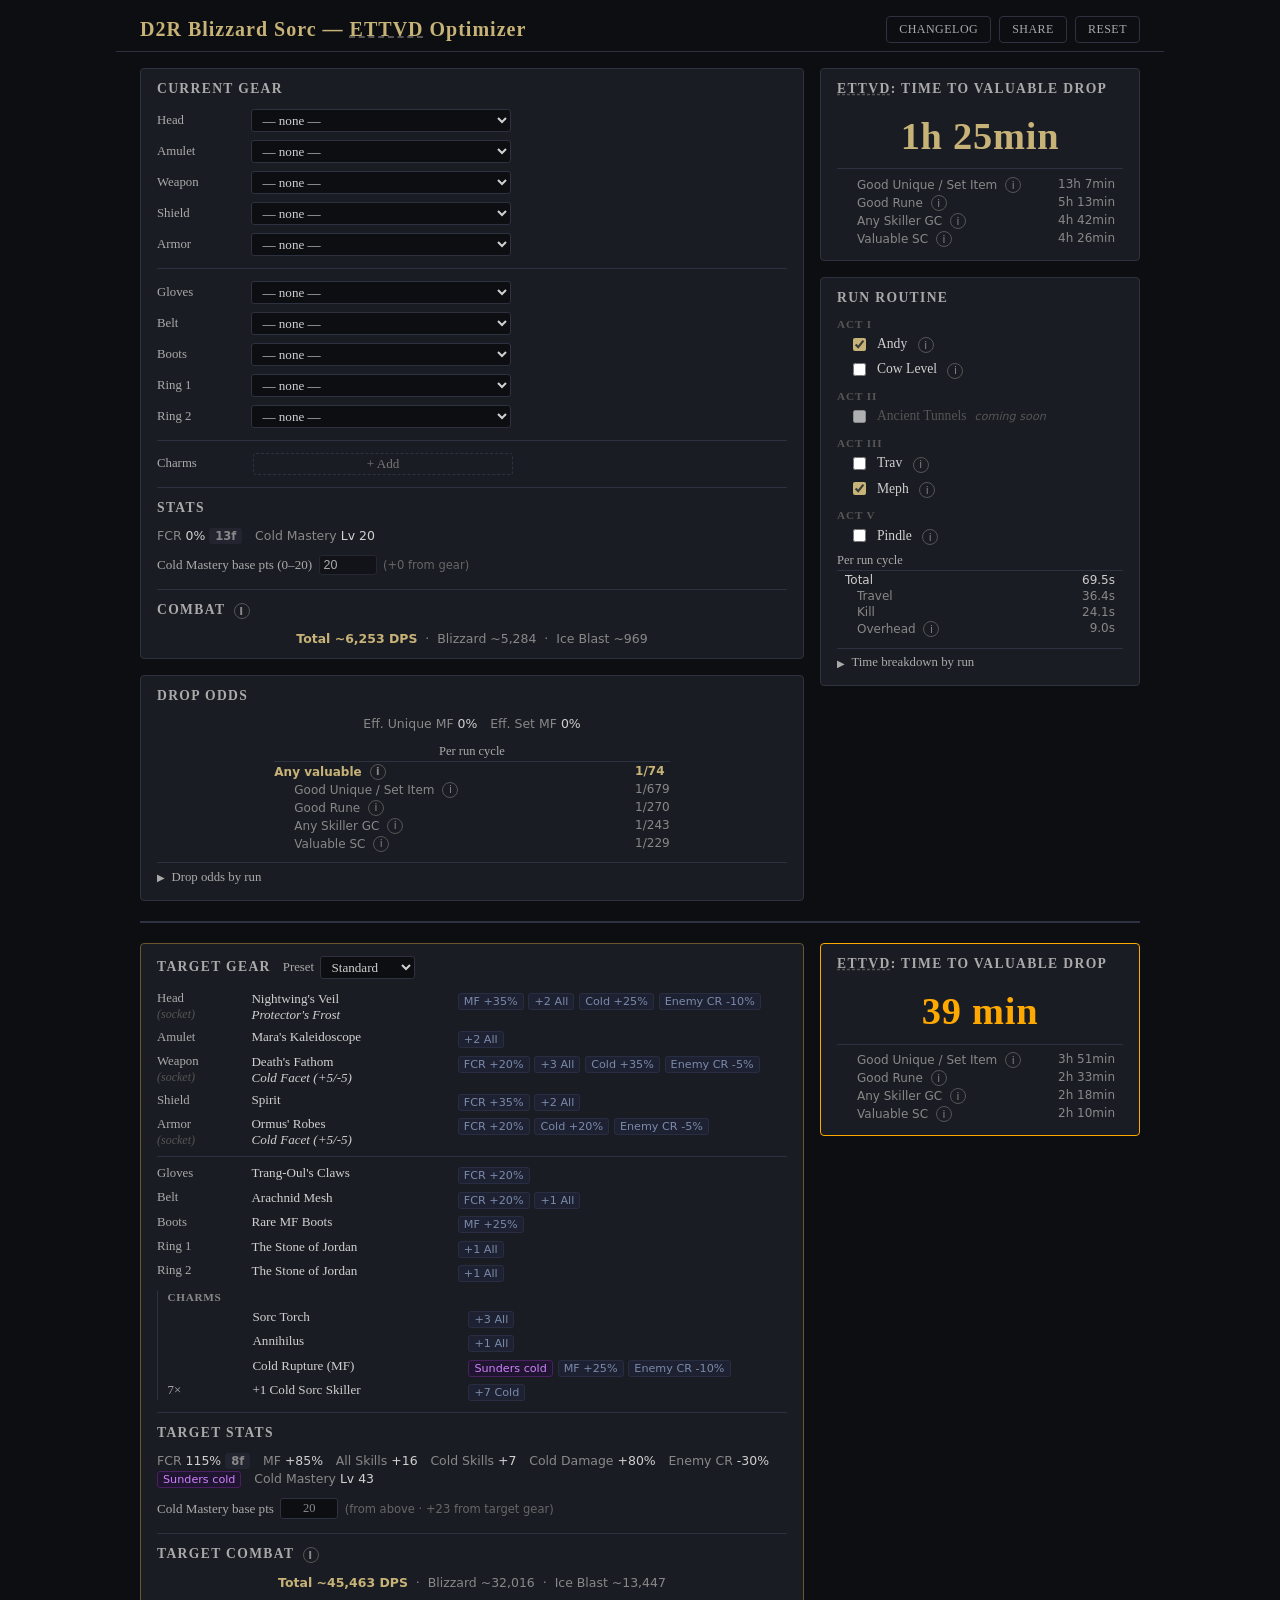
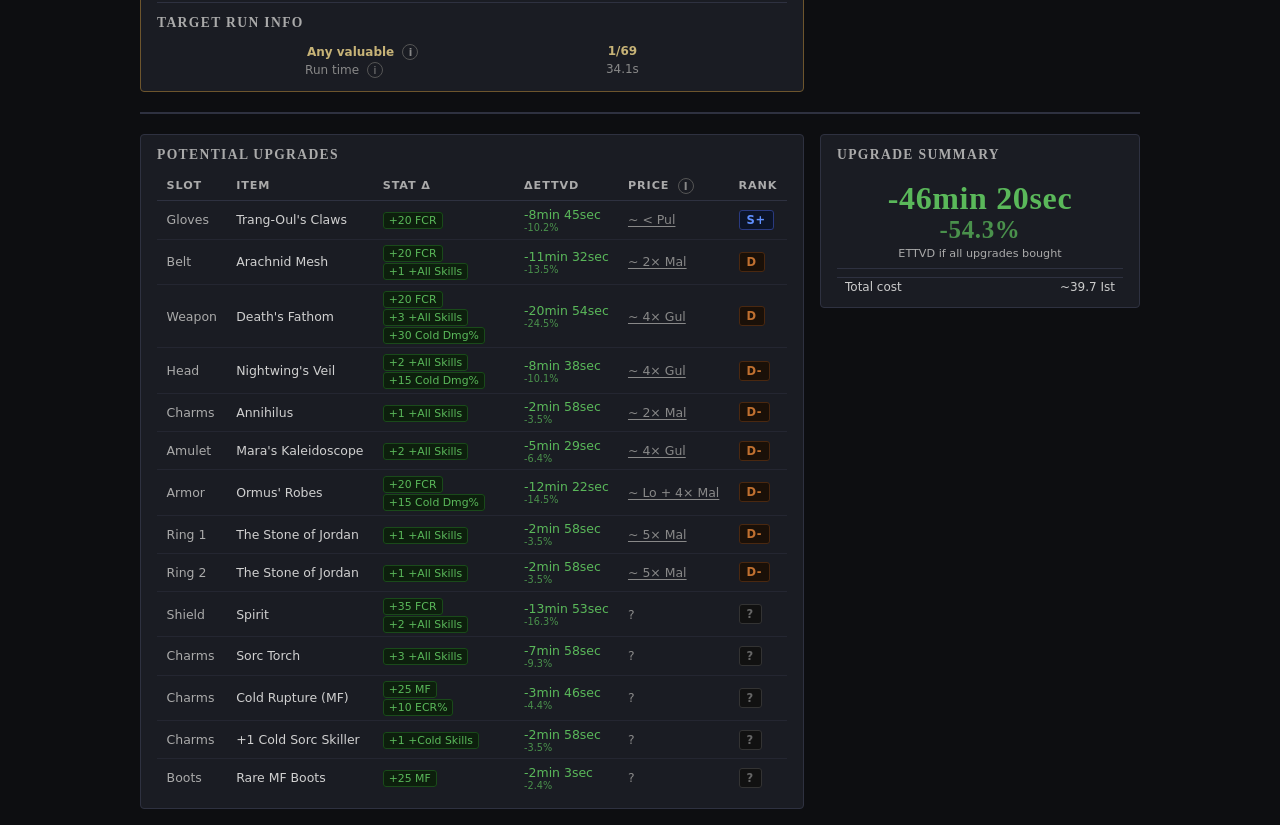
<file: index.html>
<!DOCTYPE html>
<html lang="en">
<head>
  <meta charset="UTF-8" />
  <meta name="viewport" content="width=device-width, initial-scale=1.0" />
  <title>D2R Blizzard Sorc Upgrade Planner</title>
  <link rel="stylesheet" href="css/theme.css" />
</head>
<body>
  <div id="app"></div>
  <script type="module" src="js/app.js"></script>
</body>
</html>
</file>
<file: css/theme.css>
:root {
  --color-unique: #C7B377;
  --color-set: #00FF00;
  --color-magic: #4850B8;
  --color-rune: #FFA800;
  --color-bg: #0d0e11;
  --color-surface: #1a1c23;
  --color-border: #2e3140;
  --color-text: #d0d0d0;
  --color-text-muted: #aaa;
  --color-text-dim: #888;
  --color-text-faint: #555;
  --color-text-placeholder: #666;

  /* Layout column tokens — shared across gear slots, target panel, set bonuses */
  --col-label:  5.5rem;   /* slot name label */
  --col-select: 260px;    /* editable slot dropdown */
  --col-item:   200px;    /* read-only item name in target panel */
  --col-gap:    0.4rem;   /* horizontal gap between columns */
  --block-indent: 0.6rem; /* padding-left on bordered sub-blocks (set bonuses, charms) */
}

body {
  background-color: var(--color-bg);
  color: var(--color-text);
  font-family: "Times New Roman", "Georgia", serif;
  margin: 0;
  padding: 0;
}

/* Layout */
.app-header {
  padding: 1rem 1.5rem 0.5rem;
  border-bottom: 1px solid var(--color-border);
  display: flex;
  align-items: center;
  justify-content: space-between;
  max-width: 1000px;
  margin: 0 auto;
}
.app-header h1 {
  margin: 0;
  font-size: 1.25rem;
  color: var(--color-unique);
  letter-spacing: 0.05em;
}
.reset-btn {
  padding: 0.3rem 0.75rem;
  font-size: 0.75rem;
  font-family: inherit;
  background: transparent;
  border: 1px solid var(--color-border);
  color: var(--color-text-muted);
  border-radius: 4px;
  cursor: pointer;
  text-transform: uppercase;
  letter-spacing: 0.04em;
  transition: border-color 0.15s, color 0.15s;
}
.reset-btn:hover {
  border-color: var(--color-set);
  color: var(--color-set);
}
.modal-backdrop {
  position: fixed;
  inset: 0;
  background: rgba(0, 0, 0, 0.65);
  display: flex;
  align-items: center;
  justify-content: center;
  z-index: 1000;
}
.modal-dialog {
  background: var(--color-surface);
  border: 1px solid var(--color-border);
  border-radius: 6px;
  padding: 1.5rem 1.75rem;
  min-width: 280px;
  max-width: 360px;
  box-shadow: 0 8px 32px rgba(0, 0, 0, 0.6);
}
.modal-title {
  margin: 0 0 0.5rem;
  font-size: 1rem;
  color: var(--color-unique);
  letter-spacing: 0.04em;
}
.modal-body {
  margin: 0 0 1.25rem;
  font-size: 0.875rem;
  color: var(--color-text-muted);
}
.modal-actions {
  display: flex;
  justify-content: flex-end;
  gap: 0.5rem;
}
.modal-btn {
  padding: 0.35rem 0.9rem;
  font-size: 0.8rem;
  font-family: inherit;
  border-radius: 4px;
  cursor: pointer;
  text-transform: uppercase;
  letter-spacing: 0.04em;
  transition: border-color 0.15s, color 0.15s, background 0.15s;
}
.modal-btn-cancel {
  background: transparent;
  border: 1px solid var(--color-border);
  color: var(--color-text-muted);
}
.modal-btn-cancel:hover {
  border-color: var(--color-text-muted);
  color: var(--color-text);
}
.modal-btn-confirm {
  background: transparent;
  border: 1px solid #7a2020;
  color: #d97070;
}
.modal-btn-confirm:hover {
  background: #7a2020;
  color: #fff;
}
.changelog-dialog {
  max-width: 520px;
  width: 90vw;
  max-height: 80vh;
  display: flex;
  flex-direction: column;
}
.changelog-header {
  display: flex;
  align-items: center;
  justify-content: space-between;
  margin-bottom: 1rem;
}
.changelog-close {
  background: transparent;
  border: none;
  color: var(--color-text-muted);
  font-size: 1.25rem;
  cursor: pointer;
  line-height: 1;
  padding: 0 0.25rem;
}
.changelog-close:hover { color: var(--color-text); }
.changelog-body {
  overflow-y: auto;
  flex: 1;
  font-size: 0.85rem;
  color: var(--color-text-muted);
}
.changelog-unreleased {
  margin-bottom: 1.25rem;
  padding-bottom: 1rem;
  border-bottom: 1px solid var(--color-border);
}
.changelog-date-label {
  font-size: 0.7rem;
  text-transform: uppercase;
  letter-spacing: 0.1em;
  color: var(--color-unique);
  margin: 1rem 0 0.4rem;
}
.changelog-date-label:first-child { margin-top: 0; }
.changelog-item {
  padding: 0.2rem 0;
  padding-left: 0.75rem;
  position: relative;
  color: var(--color-text-muted);
  line-height: 1.4;
}
.changelog-item::before {
  content: '·';
  position: absolute;
  left: 0;
  color: var(--color-text-faint);
}
.changelog-btn {
  padding: 0.3rem 0.75rem;
  font-size: 0.75rem;
  font-family: inherit;
  background: transparent;
  border: 1px solid var(--color-border);
  color: var(--color-text-muted);
  border-radius: 4px;
  cursor: pointer;
  text-transform: uppercase;
  letter-spacing: 0.04em;
  transition: border-color 0.15s, color 0.15s;
}
.changelog-btn:hover {
  border-color: var(--color-unique);
  color: var(--color-unique);
}
.share-btn {
  padding: 0.3rem 0.75rem;
  font-size: 0.75rem;
  font-family: inherit;
  background: transparent;
  border: 1px solid var(--color-border);
  color: var(--color-text-muted);
  border-radius: 4px;
  cursor: pointer;
  text-transform: uppercase;
  letter-spacing: 0.04em;
  transition: border-color 0.15s, color 0.15s;
}
.share-btn:hover {
  border-color: var(--color-magic);
  color: var(--color-magic);
}
.share-btn.is-saved {
  color: var(--color-text-dim);
}
.share-btn.is-copied {
  border-color: var(--color-rune);
  color: var(--color-rune);
}
.app-grid {
  display: grid;
  grid-template-columns: 1fr 320px;
  gap: 1rem;
  padding: 1rem 1.5rem;
  align-items: start;
  max-width: 1000px;
  margin: 0 auto;
}
.panel-title {
  font-size: 0.85rem;
  text-transform: uppercase;
  letter-spacing: 0.1em;
  color: var(--color-text-muted);
  margin: 0 0 0.75rem;
}

/* Gear panel */
.gear-panel {
  background: var(--color-surface);
  border: 1px solid var(--color-border);
  border-radius: 4px;
  padding: 0.75rem 1rem;
}
.slot-group {
  display: flex;
  flex-direction: column;
  gap: 0.5rem;
  margin-bottom: 0.75rem;
}
.slot-group + .slot-group {
  border-top: 1px solid var(--color-border);
  padding-top: 0.75rem;
}

/* GearSlot */
.gear-slot {
  display: grid;
  grid-template-columns: calc(var(--col-label) + var(--col-gap) + var(--col-select)) 1fr;
  column-gap: var(--col-gap);
  align-items: start;
  /* No row-gap: span-10 trick creates 10 ghost rows and row-gap would add
     ~2.4rem of blank space below filled slots. Use margin-top on each
     subsequent col-1 item instead so empty rows cost nothing. */
}
/* On desktop, gear-slot-left dissolves into the parent grid so its children
   are direct grid items: gear-slot-top and siblings auto-place into col 1,
   stat-pills auto-places into col 2 and spans all rows. */
.gear-slot-left {
  display: contents;
}
.gear-slot-top {
  display: flex;
  align-items: center;
  gap: var(--col-gap);
}
/* stat-pills lands in col 2 via auto-placement and spans all rows so it
   never contributes to individual row heights in col 1. */
.gear-slot-left > .stat-pills {
  grid-column: 2;
  grid-row: 1 / span 10;
  align-self: start;
}
/* Replace the removed row-gap with per-item top margin (only on desktop where
   gear-slot-left uses display:contents; mobile flex gap handles spacing). */
.gear-slot-left > .custom-inputs,
.gear-slot-left > .custom-stat-pills,
.gear-slot-left > .socket-section {
  margin-top: 0.3rem;
}
.slot-label {
  width: var(--col-label);
  font-size: 0.8rem;
  color: var(--color-text-muted);
  flex-shrink: 0;
}
.slot-select {
  background: var(--color-bg);
  color: var(--color-text);
  border: 1px solid var(--color-border);
  border-radius: 3px;
  padding: 2px 6px;
  font-size: 0.82rem;
  font-family: inherit;
  flex: 0 0 var(--col-select);
}
.slot-select:focus { outline: 1px solid var(--color-unique); }

/* Custom inputs */
.custom-inputs {
  display: flex;
  flex-wrap: wrap;
  gap: 0.4rem;
  align-items: center;
  font-size: 0.78rem;
  border-left: 2px solid #2e3240;
  padding-left: 0.65rem;
  margin-left: 0.15rem;
  margin-top: 0.15rem;
}
.custom-basis-select {
  background: #111318;
  color: var(--color-text-dim);
  border: 1px dashed #252830;
  border-radius: 3px;
  padding: 2px 5px;
  font-size: 0.78rem;
  font-family: inherit;
  font-style: italic;
  cursor: pointer;
}
.custom-basis-select:focus { outline: 1px solid var(--color-unique); }
.custom-basis-select:hover { border-color: var(--color-text-faint); color: var(--color-text-muted); }
.custom-text {
  background: #111318;
  color: var(--color-text-muted);
  border: 1px solid #252830;
  border-radius: 3px;
  padding: 2px 5px;
  font-size: 0.78rem;
  width: 120px;
}
.custom-num {
  background: #111318;
  color: var(--color-text-muted);
  border: 1px solid #252830;
  border-radius: 3px;
  padding: 2px 4px;
  font-size: 0.78rem;
  width: 48px;
}
.custom-zero {
  color: var(--color-text-faint);
}
.custom-zero .custom-num {
  color: var(--color-text-faint);
  border-color: #1c1f24;
}

/* Stat pills */
.stat-pills {
  display: flex;
  gap: 0.3rem;
  flex-wrap: wrap;
}
.custom-stat-pills {
  display: flex;
  gap: 0.3rem;
  flex-wrap: wrap;
}
.charm-custom-stat-pills {
  display: flex;
  gap: 0.3rem;
  flex-wrap: wrap;
  flex-basis: 100%;
}
.pill {
  font-size: 0.7rem;
  padding: 1px 5px;
  border-radius: 3px;
  font-family: system-ui, sans-serif;
  white-space: nowrap;
}
.pill-fcr       { background: #1e2132; color: #7a8aaa; border: 1px solid #282d42; }
.pill-mf        { background: #1e2132; color: #7a8aaa; border: 1px solid #282d42; }
.pill-skill     { background: #1e2132; color: #7a8aaa; border: 1px solid #282d42; }
.pill-cold      { background: #1e2132; color: #7a8aaa; border: 1px solid #282d42; }
.pill-cold-pct  { background: #1e2132; color: #7a8aaa; border: 1px solid #282d42; }
.pill-ecr       { background: #1e2132; color: #7a8aaa; border: 1px solid #282d42; }
.pill-total     { background: #2a2210; color: var(--color-unique); }
.pill-set-match    { background: #0d1f0d; color: var(--color-set);    border: 1px solid #1a4a1a; font-style: italic; }
.pill-unique-match { background: #1f1a0d; color: var(--color-unique); border: 1px solid #4a3a10; font-style: italic; }
.pill-sunder    { background: #1f1530; color: #d080ff; border: 1px solid #4a2060; }

/* Socket section (inline within gear slot) */
.socket-section {
  display: flex;
  flex-direction: column;
  gap: 0.25rem;
}
.socket-list {
  display: flex;
  flex-direction: column;
  gap: 0.25rem;
}
.socket-entry {
  display: flex;
  flex-direction: column;
  gap: 0.25rem;
}
.socket-row {
  display: flex;
  align-items: center;
  gap: 0.4rem;
}
.socket-label {
  width: var(--col-label);
  font-size: 0.75rem;
  color: var(--color-text-faint);
  flex-shrink: 0;
  font-style: italic;
}
.socket-select {
  flex: 0 0 220px;
  background: #111318;
  color: var(--color-text-muted);
  border-color: #252830;
}
.socket-remove {
  background: none;
  border: 1px solid #3a2020;
  color: #885050;
  border-radius: 3px;
  padding: 0 6px;
  font-size: 0.9rem;
  line-height: 1.5;
  cursor: pointer;
  font-family: inherit;
  flex-shrink: 0;
}
.socket-remove:hover { border-color: #c06060; color: #ff8080; }
.socket-add {
  background: none;
  border: 1px dashed var(--color-border);
  color: #777;
  border-radius: 3px;
  padding: 1px 8px;
  font-size: 0.78rem;
  cursor: pointer;
  font-family: inherit;
  align-self: flex-start;
  margin-left: calc(var(--col-label) + var(--col-gap));
}
.socket-add:hover { border-color: var(--color-text-faint); color: var(--color-text-muted); }

/* Charms section (sits below set bonuses, above Stats) */
.charms-section {
  border-top: 1px solid var(--color-border);
  padding-top: 0.75rem;
  margin-bottom: 0.75rem;
}

/* Charms panel */
.charms-panel {
  display: flex;
  flex-direction: column;
  gap: 0.3rem;
}
.charms-panel-header {
  display: flex;
  align-items: center;
  gap: 0.5rem;
}
.charms-list {
  display: flex;
  flex-direction: column;
  gap: 0.3rem;
}
.charm-row {
  display: grid;
  grid-template-columns: 316px 1fr;
  column-gap: 0.4rem;
  row-gap: 0.3rem;
  align-items: start;
  padding-left: calc(var(--col-label) + var(--col-gap));
}
.charm-row > .stat-pills {
  grid-column: 2;
  grid-row: 1 / span 10;
  align-self: start;
}
.charm-select-group {
  flex: 0 0 316px;
  display: flex;
  align-items: center;
  gap: 0.3rem;
}
.charm-select-group .slot-select {
  flex: 1;
  min-width: 0;
}
.charm-count {
  width: 48px;
  flex-shrink: 0;
  background: var(--color-bg);
  border: 1px solid var(--color-border);
  color: var(--color-text);
  border-radius: 3px;
  padding: 1px 4px;
  font-size: 0.85rem;
  font-family: inherit;
  text-align: center;
}
.charm-count-spacer {
  width: 48px;
  flex-shrink: 0;
  font-size: 0.85rem;
  color: var(--color-text-faint);
  text-align: center;
}
.charm-remove {
  background: none;
  border: 1px solid #3a2020;
  color: #885050;
  border-radius: 3px;
  padding: 0 6px;
  font-size: 0.9rem;
  line-height: 1.5;
  cursor: pointer;
  font-family: inherit;
  flex-shrink: 0;
}
.charm-remove:hover { border-color: #c06060; color: #ff8080; }
.charm-add {
  background: none;
  border: 1px dashed var(--color-border);
  color: #777;
  border-radius: 3px;
  padding: 2px 6px;
  font-size: 0.82rem;
  cursor: pointer;
  font-family: inherit;
  width: var(--col-select);
  text-align: center;
}
.charm-add:hover { border-color: var(--color-text-faint); color: var(--color-text-muted); }
.custom-inputs-stats {
  display: grid;
  grid-template-columns: repeat(3, max-content max-content);
  column-gap: 0.35rem;
  row-gap: 0.3rem;
  flex-basis: 100%;
  align-items: center;
  padding-left: 6px;
}
.custom-inputs-stats > label {
  display: contents;
}
/* extra gap before the 2nd and 3rd column pairs */
.custom-inputs-stats > label:nth-child(3n+2) > span,
.custom-inputs-stats > label:nth-child(3n) > span {
  padding-left: 0.5rem;
}

/* Sticky header */
.sticky-header {
  position: sticky;
  top: 0;
  z-index: 10;
  background: var(--color-bg);
}

.error-banner {
  display: flex;
  align-items: center;
  justify-content: space-between;
  gap: 1rem;
  background: #5c1a1a;
  border: 1px solid #a03030;
  color: #f0b0b0;
  padding: 0.6rem 1rem;
  font-size: 0.9rem;
}
.error-banner-close {
  background: none;
  border: none;
  color: inherit;
  font-size: 1.2rem;
  cursor: pointer;
  line-height: 1;
  padding: 0 0.2rem;
  flex-shrink: 0;
}
.error-banner-close:hover {
  color: #fff;
}

/* Left column (gear + drop odds) */
.left-col {
  display: flex;
  flex-direction: column;
  gap: 1rem;
}

/* Side panel */
.side-panel {
  display: flex;
  flex-direction: column;
  gap: 1rem;
}

/* ETTVD section */
.ettvd-block {
  border-color: var(--color-unique);
}
.ettvd-main {
  font-size: 2.4rem;
  font-weight: 700;
  color: var(--color-unique);
  text-align: center;
  letter-spacing: 0.02em;
  padding: 0.4rem 0 0.6rem;
  line-height: 1.1;
}
.ettvd-empty {
  color: var(--color-text-faint);
}
.ettvd-breakdown {
  border-top: 1px solid var(--color-border);
  padding-top: 0.4rem;
  margin-top: 0.1rem;
}
.summary-block {
  background: var(--color-surface);
  border: 1px solid var(--color-border);
  border-radius: 4px;
  padding: 0.75rem 1rem;
}
.ettvd-block-target {
  border-color: var(--color-rune);
}
.placeholder {
  color: var(--color-text-placeholder);
  font-size: 0.82rem;
  font-style: italic;
}

/* Stat summary */
.summary-pills {
  display: flex;
  flex-wrap: wrap;
  gap: 0.35rem;
  margin-bottom: 0.6rem;
}
.summary-pills .pill {
  font-size: 0.78rem;
}
.stat-label {
  flex: 1;
  color: var(--color-text-muted);
}
.fcr-badge {
  font-size: 0.72rem;
  font-family: system-ui, sans-serif;
  padding: 1px 6px;
  border-radius: 3px;
  font-weight: 600;
}
.badge-green,
.badge-amber,
.badge-default { background: #222430; color: var(--color-text-dim); }

.cm-breakdown { color: var(--color-text-placeholder); font-size: 0.72rem; font-family: system-ui, sans-serif; }
.cm-input-row { padding: 0.3rem 0 0.1rem; }
.cm-label { font-size: 0.82rem; color: var(--color-text-muted); display: flex; align-items: center; gap: 0.4rem; flex-wrap: wrap; }

/* Info icon */
.info-icon {
  display: inline-flex;
  align-items: center;
  justify-content: center;
  width: 14px;
  height: 14px;
  border-radius: 50%;
  border: 1px solid #555;
  color: var(--color-text-dim);
  font-size: 0.65rem;
  font-family: system-ui, sans-serif;
  font-style: normal;
  cursor: help;
  vertical-align: middle;
  margin-left: 4px;
  flex-shrink: 0;
  user-select: none;
  line-height: 1;
}

/* Tooltip component */
.tooltip-wrap {
  display: inline;
  cursor: help;
}
.tooltip-popup {
  background: #1c1f2e;
  border: 1px solid #3a3f58;
  color: var(--color-text);
  font-size: 0.78rem;
  font-family: system-ui, sans-serif;
  line-height: 1.45;
  padding: 0.45rem 0.7rem;
  border-radius: 4px;
  box-shadow: 0 4px 20px rgba(0, 0, 0, 0.65);
  pointer-events: none;
  white-space: pre-wrap;
  max-width: 280px;
}

/* Foldable section */
.fold-section { margin-top: 0.6rem; border-top: 1px solid var(--color-border); }
.fold-header {
  display: flex;
  align-items: center;
  gap: 0.4rem;
  background: none;
  border: none;
  color: var(--color-text-muted);
  font-size: 0.8rem;
  font-family: inherit;
  cursor: pointer;
  padding: 0.4rem 0 0.2rem;
  width: 100%;
  text-align: left;
}
.fold-header:hover { color: var(--color-unique); }
.fold-arrow { font-size: 0.65rem; }

/* Breakdown */
.breakdown-content { padding: 0.2rem 0 0.1rem; }
.breakdown-run-label { font-size: 0.78rem; color: var(--color-text-muted); margin: 0.3rem 0 0.1rem; }
.breakdown-row {
  display: flex;
  justify-content: space-between;
  font-size: 0.75rem;
  color: var(--color-text-dim);
  padding: 1px 0.5rem;
  font-family: system-ui, sans-serif;
}
.breakdown-total { color: #ccc; border-top: 1px solid var(--color-border); margin-top: 2px; padding-top: 2px; }
.breakdown-sub { padding-left: 1.25rem; }

/* In left-col sections (Drop Odds, Target Run Info): pin value column to stat-pills position */
.left-col .breakdown-row {
  display: grid;
  grid-template-columns: calc(var(--col-label) + var(--col-gap) + var(--col-select)) auto;
  column-gap: var(--col-gap);
  padding-left: 0;
  padding-right: 0;
  justify-content: unset;
}
.left-col .target-panel .breakdown-row {
  grid-template-columns: calc(var(--col-label) + var(--col-gap) + var(--col-item)) auto;
}
/* Sub-row indent applies to label text only, so value column stays aligned */
.left-col .breakdown-sub {
  padding-left: 0;
}
.left-col .breakdown-sub > :first-child {
  padding-left: 1.25rem;
}

/* Run routine */
.run-act-header { font-size: 0.7rem; font-weight: 700; letter-spacing: 0.08em; color: var(--color-text-faint); margin: 0.5rem 0 0.1rem; text-transform: uppercase; }
.run-row { padding: 0.2rem 0 0.2rem 0.75rem; display: flex; align-items: center; gap: 0.4rem; }
.run-label {
  display: flex;
  align-items: center;
  gap: 0.5rem;
  font-size: 0.85rem;
  cursor: pointer;
}
.run-disabled { color: var(--color-text-faint); cursor: default; }
.run-checkbox { accent-color: var(--color-unique); }
.coming-soon {
  font-size: 0.7rem;
  color: var(--color-text-faint);
  font-style: italic;
  font-family: system-ui, sans-serif;
}


/* Set bonus block */
.target-charms-block {
  margin: 0.6rem 0 0.25rem;
  border-left: 1px solid var(--color-border);
  padding-left: var(--block-indent);
  display: flex;
  flex-direction: column;
  gap: 0.4rem;
}
/* Compensate for block's padding-left so pills align with gear slot pills above */
.target-charms-block .slot-label {
  width: calc(var(--col-label) - var(--block-indent));
}
.target-charm-meta {
  display: flex;
  align-items: center;
  gap: var(--col-gap);
}
.target-charms-block .stat-pills { margin-top: 0; }
.target-charms-header {
  font-size: 0.7rem;
  font-weight: 600;
  letter-spacing: 0.06em;
  text-transform: uppercase;
  color: var(--color-text-dim);
}
.set-bonuses-block {
  margin: 0.6rem 0 0.25rem;
  border-left: 1px solid var(--color-border);
  padding-left: var(--block-indent);
  display: flex;
  flex-direction: column;
  gap: 0.4rem;
}
.set-bonuses-header {
  font-size: 0.7rem;
  font-weight: 600;
  letter-spacing: 0.06em;
  text-transform: uppercase;
  color: var(--color-text-dim);
}
/* Editable gear panel: meta spans label + gap + select, minus block's own padding-left */
.set-bonus-row {
  display: grid;
  grid-template-columns: calc(var(--col-label) + var(--col-gap) + var(--col-select) - var(--block-indent)) 1fr;
  column-gap: var(--col-gap);
  align-items: start;
}
/* Target panel: meta spans label + gap + item-name, minus block's own padding-left */
.target-panel .set-bonus-row {
  grid-template-columns: calc(var(--col-label) + var(--col-gap) + var(--col-item) - var(--block-indent)) 1fr;
}
.set-bonus-meta {
  display: flex;
  align-items: center;
  gap: 0.4rem;
}
.set-bonus-name {
  font-size: 0.78rem;
  color: #ccc;
}
.set-pips {
  font-size: 0.65rem;
  letter-spacing: 0.1em;
}
.pip-on  { color: var(--color-text-muted); }
.pip-off { color: var(--color-text-faint); }
.set-bonus-pills { margin-top: 0; }

/* Panel divider (hr inside a card) */
.panel-divider {
  border: none;
  border-top: 1px solid var(--color-border);
  margin: 0.75rem 0;
}

/* Section divider spanning the full grid width */
.section-divider {
  grid-column: 1 / -1;
  border: none;
  border-top: 2px solid var(--color-border);
  margin: 0.25rem 0;
}

/* Target gear card — faint amber border to distinguish from current */
.target-panel {
  border-color: color-mix(in srgb, var(--color-rune) 30%, var(--color-border));
}

/* Target ETTVD value */
.ettvd-target {
  color: var(--color-rune);
}

/* Target preset row */
.target-preset-row {
  display: flex;
  align-items: center;
  gap: 0.75rem;
  flex-wrap: wrap;
  margin-bottom: 0.75rem;
}
.target-preset-label {
  display: flex;
  align-items: center;
  gap: 0.4rem;
  font-size: 0.8rem;
  color: var(--color-text-muted);
}
.target-preset-select {
  flex: 0 0 auto;
  width: auto;
}

/* Target slot list */
.target-slot-group {
  display: flex;
  flex-direction: column;
  gap: 0.4rem;
  margin-bottom: 0.5rem;
}
.target-slot-group + .target-slot-group {
  border-top: 1px solid var(--color-border);
  padding-top: 0.5rem;
}
.target-slot-row {
  display: grid;
  grid-template-columns: calc(var(--col-label) + var(--col-gap) + var(--col-item)) 1fr;
  column-gap: var(--col-gap);
  align-items: start;
}
.target-slot-left {
  display: contents;
}
.target-slot-top {
  display: flex;
  align-items: center;
  gap: var(--col-gap);
}
.target-slot-left > .stat-pills {
  grid-column: 2;
  grid-row: 1 / span 10;
  align-self: start;
}
.target-socket-row {
  display: flex;
  align-items: center;
  gap: var(--col-gap);
}
.target-slot-name {
  font-size: 0.82rem;
  color: var(--color-text);
}
.target-slot-empty {
  color: var(--color-text-faint);
  font-style: italic;
}
.target-socket-name {
  font-style: italic;
}

/* Read-only CM display */
.cm-readonly {
  display: inline-flex;
  align-items: center;
  justify-content: center;
  width: 48px;
  background: var(--color-bg);
  border: 1px solid var(--color-border);
  border-radius: 3px;
  padding: 2px 4px;
  font-size: 0.78rem;
  color: var(--color-text-dim);
  text-align: center;
}

[title] { cursor: help; }
abbr { text-decoration: underline dashed; text-decoration-color: var(--color-text-faint); }

/* Plain-text stat line (replaces summary-pills in Stats section) */
.stat-line {
  display: flex;
  flex-wrap: wrap;
  gap: 0.15rem 0.8rem;
  font-family: system-ui, sans-serif;
  font-size: 0.78rem;
  color: var(--color-text-dim);
  margin-bottom: 0.5rem;
}
.stat-val { color: var(--color-text); }

/* Single-line combat display: gold total + muted breakdown */
.combat-line {
  font-family: system-ui, sans-serif;
  font-size: 0.78rem;
  color: var(--color-text-dim);
  text-align: center;
}
.combat-total { color: var(--color-unique); font-weight: 600; }

/* Centered content block — used in Drop Odds and Target Run Info */
.content-center {
  display: flex;
  flex-direction: column;
  align-items: center;
}
.content-center .stat-line { justify-content: center; }
.content-center .breakdown-run-label { text-align: center; }
.breakdown-group { width: fit-content; }

/* Gold highlight for "Any valuable" row in Drop Odds */
.breakdown-row.breakdown-highlight { color: var(--color-unique); font-weight: 600; }

/* ── Potential Upgrades ───────────────────────────────────────────────────── */

.upgrades-panel {}

.upgrades-table-wrap {
  overflow-x: auto;
}

.upgrades-table {
  width: 100%;
  border-collapse: collapse;
  font-size: 0.78rem;
  font-family: system-ui, sans-serif;
}

.upgrades-th {
  text-align: left;
  font-size: 0.7rem;
  text-transform: uppercase;
  letter-spacing: 0.08em;
  color: var(--color-text-muted);
  padding: 0.2rem 0.6rem 0.4rem;
  border-bottom: 1px solid var(--color-border);
  white-space: nowrap;
  cursor: help;
}

.upgrades-td {
  padding: 0.35rem 0.6rem;
  vertical-align: middle;
  color: var(--color-text-dim);
  border-bottom: 1px solid color-mix(in srgb, var(--color-border) 50%, transparent);
}

.upgrades-row:last-child .upgrades-td {
  border-bottom: none;
}

.upgrades-slot {
  color: var(--color-text-muted);
  white-space: nowrap;
}

.upgrades-socket-tag {
  font-size: 0.75em;
  opacity: 0.7;
}

.upgrades-item {
  color: var(--color-text);
  white-space: nowrap;
}

.upgrades-stat-delta-wrap {
  display: flex;
  flex-wrap: wrap;
  gap: 0.2rem;
  align-items: center;
}

.delta-pill {
  font-size: 0.68rem;
  padding: 1px 5px;
  border-radius: 3px;
  white-space: nowrap;
}
.delta-pill-pos { background: #0d1f0d; color: #5ab85a; border: 1px solid #1a4a1a; }
.delta-pill-neg { background: #1f0d0d; color: #b85a5a; border: 1px solid #4a1a1a; }

.delta-none {
  color: var(--color-text-faint);
}

.delta-val-pos { color: #5ab85a; white-space: nowrap; }
.delta-val-neg { color: #b85a5a; white-space: nowrap; }

.ettvd-rel-pct { font-size: 0.78em; opacity: 0.75; }

.upgrades-price {
  white-space: nowrap;
}

.price-link {
  color: inherit;
  text-decoration: underline;
  text-underline-offset: 2px;
}

.upgrades-grade { white-space: nowrap; }
.grade-badge {
  font-family: system-ui, sans-serif;
  font-size: 0.72rem;
  font-weight: 700;
  padding: 2px 7px;
  border-radius: 3px;
  border: 1px solid;
  letter-spacing: 0.05em;
  display: inline-block;
}
.grade-tier-0 { color: #6090ff; border-color: #2a3a80; background: #0c1428; } /* S — blue */
.grade-tier-1 { color: #5ab85a; border-color: #1a4a1a; background: #0d1f0d; } /* A — green */
.grade-tier-2 { color: #b0c030; border-color: #3a4410; background: #141808; } /* B — yellow-green */
.grade-tier-3 { color: #c8a030; border-color: #4a3a10; background: #1a1508; } /* C — amber */
.grade-tier-4 { color: #c07030; border-color: #4a2810; background: #1a1008; } /* D — orange */
.grade-tier-5 { color: #b84040; border-color: #4a1a1a; background: #1f0d0d; } /* F — red */
.grade-tier-6 { color: #666;    border-color: #333;    background: #111;    } /* ? — gray (no price) */

.upgrades-fake-notice {
  font-size: 0.72rem;
  font-family: system-ui, sans-serif;
  font-style: italic;
  color: var(--color-text-faint);
  border: 1px dashed var(--color-border);
  border-radius: 3px;
  padding: 0.25rem 0.6rem;
  margin: 0 0 0.6rem;
}

.upgrades-note {
  font-size: 0.75rem;
  color: var(--color-text-dim);
  font-family: system-ui, sans-serif;
  margin: 0.6rem 0 0;
  padding-top: 0.5rem;
  border-top: 1px solid var(--color-border);
  line-height: 1.4;
}

/* Upgrades summary (right panel) */
.upgrades-summary-block {}

.upgrades-summary-ettvd {
  font-size: 2rem;
  font-weight: 700;
  text-align: center;
  letter-spacing: 0.02em;
  padding: 0.4rem 0 0.2rem;
  line-height: 1.1;
}

.upgrades-summary-label {
  text-align: center;
  font-size: 0.7rem;
  font-family: system-ui, sans-serif;
  color: var(--color-text-muted);
  margin-bottom: 0.5rem;
}

.upgrades-cost-breakdown {
  border-top: 1px solid var(--color-border);
  padding-top: 0.4rem;
}

@media (max-width: 640px) {
  .app-header {
    padding: 0.75rem 1rem 0.4rem;
  }
  .app-header h1 {
    font-size: 1.05rem;
  }
  .app-grid {
    grid-template-columns: 1fr;
    padding: 0.75rem;
    gap: 0.75rem;
  }
  .slot-select {
    flex: 1;
    min-width: 0;
  }
  /* On mobile, restore gear-slot-left as a flex column so pills fall naturally
     between the dropdown and any custom/socket content. */
  .gear-slot {
    display: block;
  }
  .gear-slot-left {
    display: flex;
    flex-direction: column;
    gap: 0.3rem;
  }
  /* flex gap handles spacing on mobile; cancel the desktop margin-top */
  .gear-slot-left > .custom-inputs,
  .gear-slot-left > .custom-stat-pills,
  .gear-slot-left > .socket-section {
    margin-top: 0;
  }
  .ettvd-main {
    font-size: 1.9rem;
    padding: 0.25rem 0 0.4rem;
  }
  .summary-block {
    padding: 0.6rem 0.75rem;
  }
  .gear-panel {
    padding: 0.6rem 0.75rem;
  }

  /* Fix socket rows overflowing narrow screens */
  .socket-select {
    flex: 1;
    min-width: 0;
  }

  /* Fix charm rows overflowing narrow screens */
  .charm-row {
    padding-left: 0;
    grid-template-columns: 1fr;
  }
  .charm-row > .stat-pills {
    grid-column: 1;
    grid-row: auto;
  }
  .charm-add {
    width: auto;
    flex: 1;
  }

  /* Target slot rows: stack vertically on mobile */
  .target-slot-row {
    display: block;
  }
  .target-slot-left {
    display: flex;
    flex-direction: column;
    gap: 0.2rem;
  }

  /* Release fixed col-select calc so breakdown rows don't overflow narrow screens */
  .left-col .breakdown-row {
    grid-template-columns: 1fr auto;
  }
  .left-col .target-panel .breakdown-row {
    grid-template-columns: 1fr auto;
  }

  /* Release fixed col-select calc on set-bonus rows */
  .set-bonus-row {
    grid-template-columns: auto 1fr;
  }
  .target-panel .set-bonus-row {
    grid-template-columns: auto 1fr;
  }
}
</file>
